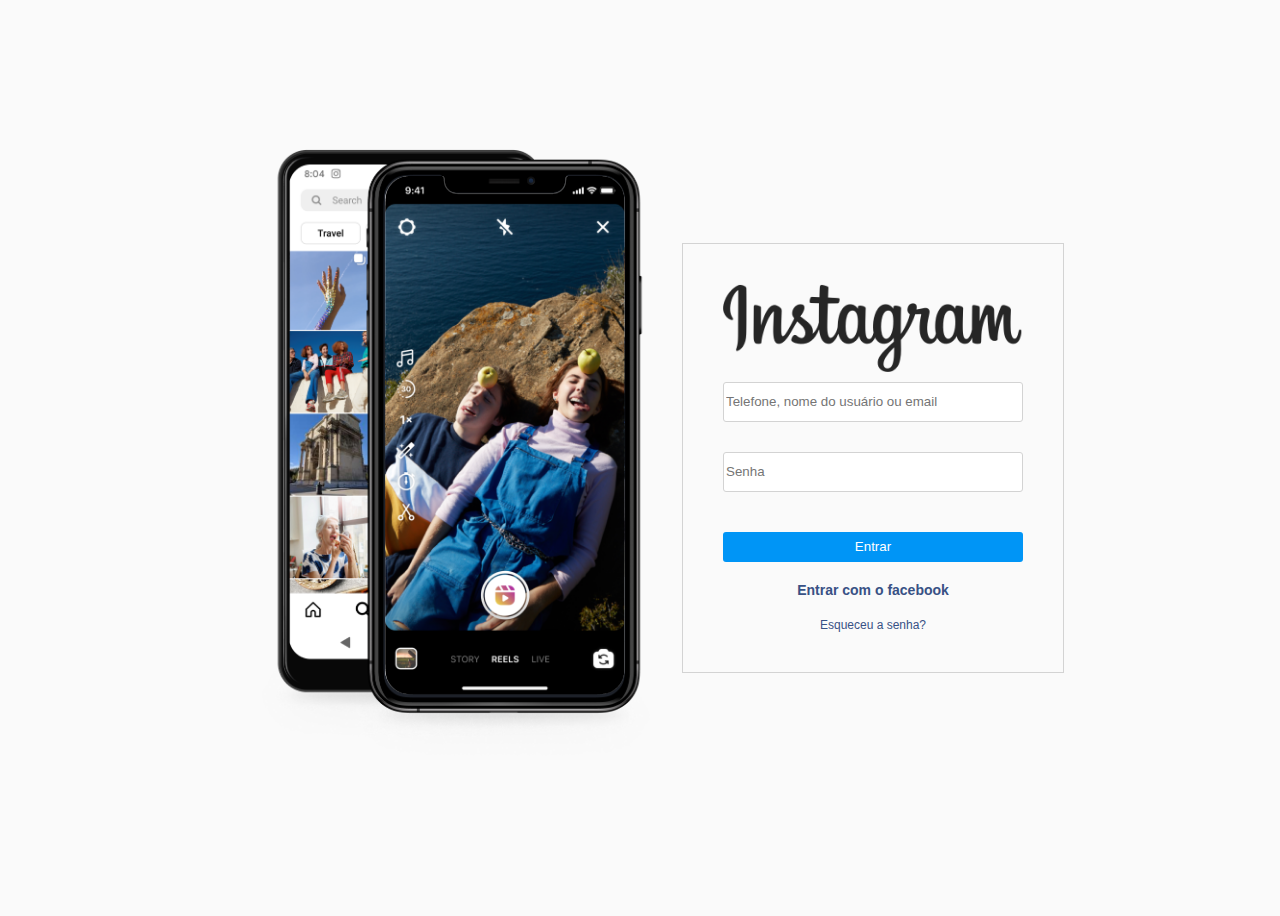
<file: index.html>
<!DOCTYPE html>
<html lang="pt-br">

<head>
    <meta charset="UTF-8">
    <meta name="viewport" content="width=device-width, initial-scale=1.0">
    <link rel="stylesheet" href="styles.css">

    <title>Instagram</title>
</head>

<body>
    <div class="imagens">
        <img src="img/celular.png" class="img-celular">
        <img src="img/insta1.png" class="img-insta">
        <img src="img/insta2.png" class="img-insta img-2">
    </div>

    <div class="container">
        <img src="img/insta-logo.png">

        <input placeholder="Telefone, nome do usuário ou email" type="text">
        <input placeholder="Senha" type="password">

        <button>Entrar</button>
        <a class="facebook">Entrar com o facebook</a>
        <a class="esqueceu-senha">Esqueceu a senha?</a>

    </div>
</body>
<script>
    let imagem = document.querySelector(".img-2")

    setInterval(() => {

        if (imagem.style.opacity == 0) {
            imagem.style.opacity = 1
        } else {
            imagem.style.opacity = 0
        }

    }, 3000)



</script>

</html>
</file>
<file: styles.css>
body {
    background-color: #fafafa;
    width: 100vw;
    height: 100vh;
    display: flex;
    justify-content: center;
    align-items: center;
    font-family: sans-serif;

}

.img-celular {
    width: 450px;
}

.container {
    border: 1px solid #d3d3d3;
    display: flex;
    flex-direction: column;
    width: 300px;
    padding: 40px;
}

input {
    height: 36px;
    border: 1px solid #d3d3d3;
    border-radius: 3px;
    margin-top: 10px;
    margin-bottom: 20px;
}

button {
    background-color: #0095f6;
    height: 30px;
    border-radius: 3px;
    border: none;
    color: #ffffff;
    margin-top: 20px;
    cursor: pointer;
}

.facebook {
    color: #385185;
    text-align: center;
    margin-top: 20px;
    cursor: pointer;
    font-size: 14px;
    font-weight: bold;
}

.esqueceu-senha {
    color: #385185;
    text-align: center;
    font-size: 12px;
    margin-top: 20px;
}

.imagens {
    position: relative;

}


.img-insta {
    height: 520px;
    position: absolute;
    left: 153px;
    top: 26px;
    transition: 2s ease-in-out;



}
</file>
